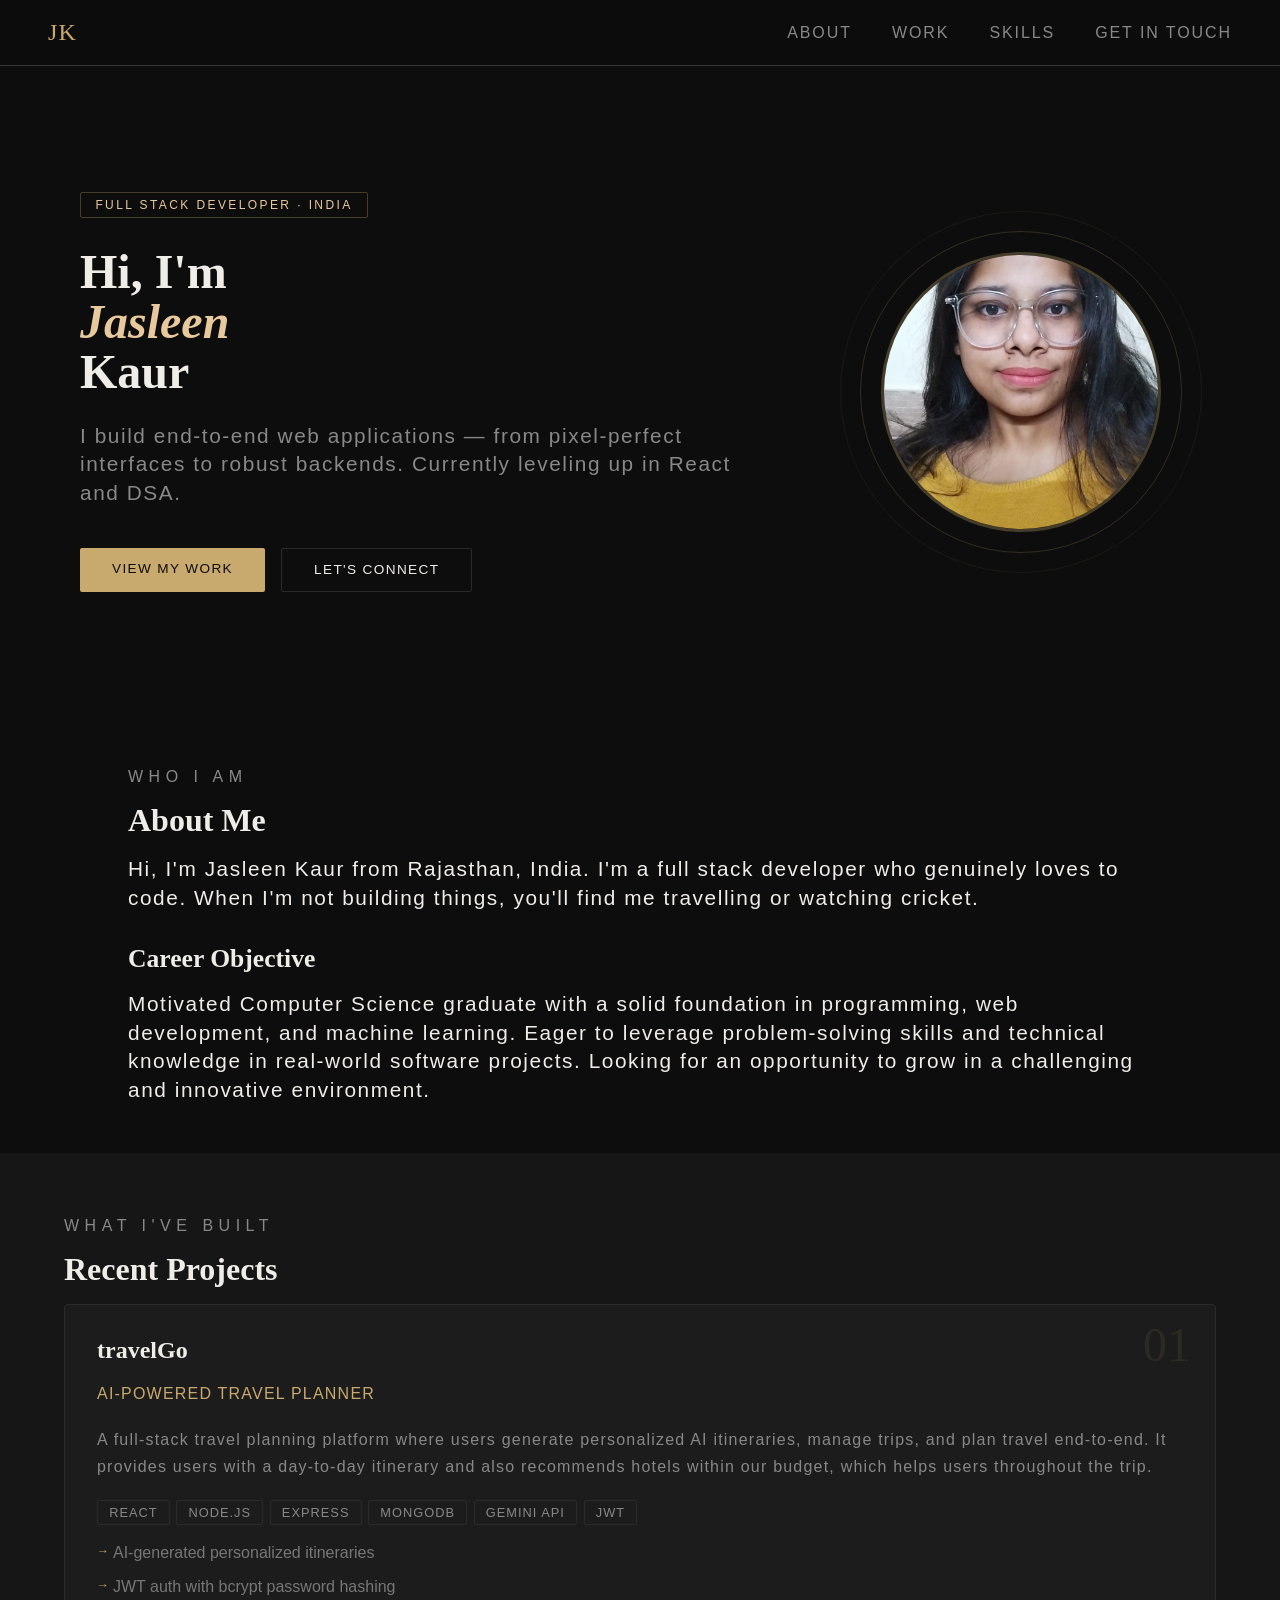
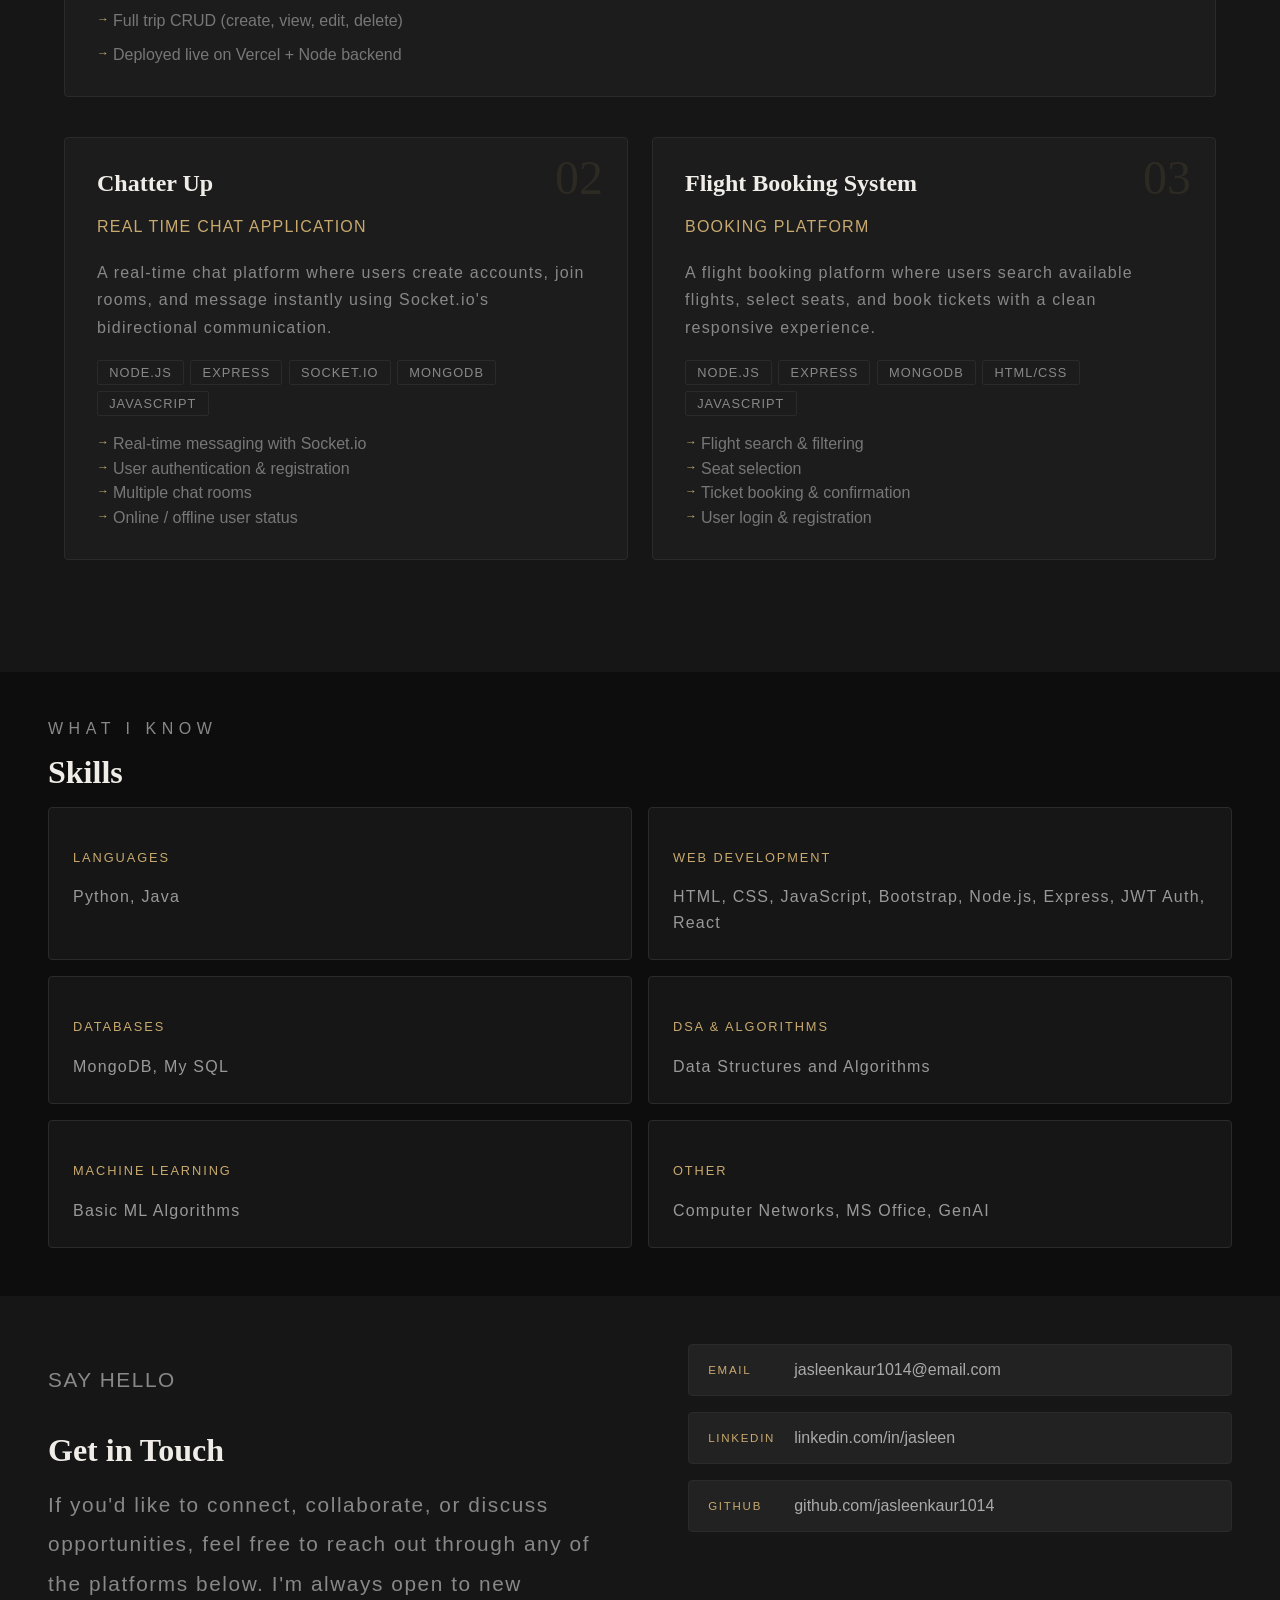
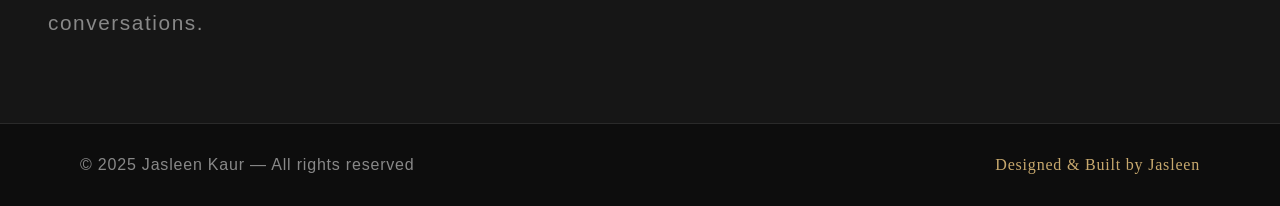
<file: index.html>
<!doctype html>
<html lang="en">
  <head>
    <meta charset="UTF-8" />
    <meta name="viewport" content="width=device-width, initial-scale=1.0" />
    <title>Personal Portfolio</title>
    <link rel="stylesheet" href="styles.css" />
  </head>
  <body>
    <nav>
      <div class="nav-logo">JK</div>
      <ul class="nav-links">
        <li><a href="#sec-2">About</a></li>
        <li><a href="#work">Work</a></li>
        <li><a href="#skills">Skills</a></li>
        <li><a href="#getInTouch" class="nav-cta">Get in Touch</a></li>
      </ul>
    </nav>

    <!-- HERO -->
    <section id="head">
      <div class="hero-text fade-in">
        <span class="hero-tag">Full Stack Developer · India</span>
        <h1>Hi, I'm<br /><em>Jasleen</em><br />Kaur</h1>
        <p>
          I build end-to-end web applications — from pixel-perfect interfaces to
          robust backends. Currently leveling up in React and DSA.
        </p>
        <div class="hero-btns">
          <a href="#work" class="btn-primary">View My Work</a>
          <a href="#getInTouch" class="btn-secondary">Let's Connect</a>
        </div>
      </div>
      <div class="hero-image fade-in">
        <img src="profile2.jpeg" alt="Jasleen Kaur" />
      </div>
    </section>

    <div class="divider"></div>

    <!-- ABOUT -->
    <section id="sec-2">
      <div class="fade-in">
        <small class="section-label">Who I Am</small>
        <h2 class="section-title" id="about">About Me</h2>
        <p>
          Hi, I'm Jasleen Kaur from Rajasthan, India. I'm a full stack developer
          who genuinely loves to code. When I'm not building things, you'll find
          me travelling or watching cricket.
        </p>

        <h2
          class="section-title"
          id="obj"
          style="font-size: 1.6rem; margin-top: 2rem"
        >
          Career Objective
        </h2>
        <p>
          Motivated Computer Science graduate with a solid foundation in
          programming, web development, and machine learning. Eager to leverage
          problem-solving skills and technical knowledge in real-world software
          projects. Looking for an opportunity to grow in a challenging and
          innovative environment.
        </p>
      </div>
    </section>

    <div class="divider"></div>

    <!-- WORK -->
    <section id="work">
      <small class="section-label">What I've Built</small>
      <h2 class="section-title">Recent Projects</h2>

      <div class="projects-grid">
        <div class="project-card fade-in" style="grid-column: 1 / -1">
          <div class="project-number">01</div>
          <h3>travelGo</h3>
          <p class="project-duration">AI-Powered Travel Planner</p>
          <p>
            A full-stack travel planning platform where users generate
            personalized AI itineraries, manage trips, and plan travel
            end-to-end. It provides users with a day-to-day itinerary and also recommends hotels within our budget, which helps users throughout the trip.
          </p>
          <div class="tech-tags">
            <span class="tag">React</span>
            <span class="tag">Node.js</span>
            <span class="tag">Express</span>
            <span class="tag">MongoDB</span>
            <span class="tag">Gemini API</span>
            <span class="tag">JWT</span>
          </div>
          <ul class="project-features" style="columns: 2; gap: 1rem">
            <li>AI-generated personalized itineraries</li>
            <li>JWT auth with bcrypt password hashing</li>
            <li>Full trip CRUD (create, view, edit, delete)</li>
            <li>Deployed live on Vercel + Node backend</li>
          </ul>
        </div>

        <div class="project-card fade-in">
          <div class="project-number">02</div>
          <h3>Chatter Up</h3>
          <p class="project-duration">Real Time Chat Application</p>
          <p>
            A real-time chat platform where users create accounts, join rooms,
            and message instantly using Socket.io's bidirectional communication.
          </p>
          <div class="tech-tags">
            <span class="tag">Node.js</span>
            <span class="tag">Express</span>
            <span class="tag">Socket.io</span>
            <span class="tag">MongoDB</span>
            <span class="tag">JavaScript</span>
          </div>
          <ul class="project-features">
            <li>Real-time messaging with Socket.io</li>
            <li>User authentication & registration</li>
            <li>Multiple chat rooms</li>
            <li>Online / offline user status</li>
          </ul>
        </div>

        <div class="project-card fade-in">
          <div class="project-number">03</div>
          <h3>Flight Booking System</h3>
          <p class="project-duration">Booking Platform</p>
          <p>
            A flight booking platform where users search available flights,
            select seats, and book tickets with a clean responsive experience.
          </p>
          <div class="tech-tags">
            <span class="tag">Node.js</span>
            <span class="tag">Express</span>
            <span class="tag">MongoDB</span>
            <span class="tag">HTML/CSS</span>
            <span class="tag">JavaScript</span>
          </div>
          <ul class="project-features">
            <li>Flight search & filtering</li>
            <li>Seat selection</li>
            <li>Ticket booking & confirmation</li>
            <li>User login & registration</li>
          </ul>
        </div>
      </div>
    </section>

    <div class="divider"></div>

    <!-- SKILLS -->
    <section id="skills">
      <p class="section-label">What I Know</p>
      <h2 class="section-title">Skills</h2>

      <div class="skills-grid">
        <div class="skill-item fade-in">
          <p class="skill-cat">Languages</p>
          <p>Python, Java</p>
        </div>
        <div class="skill-item fade-in">
          <p class="skill-cat">Web Development</p>
          <p>
            HTML, CSS, JavaScript, Bootstrap, Node.js, Express, JWT Auth, React
          </p>
        </div>
        <div class="skill-item fade-in">
          <p class="skill-cat">Databases</p>
          <p>MongoDB, My SQL</p>
        </div>
        <div class="skill-item fade-in">
          <p class="skill-cat">DSA & Algorithms</p>
          <p>Data Structures and Algorithms</p>
        </div>
        <div class="skill-item fade-in">
          <p class="skill-cat">Machine Learning</p>
          <p>Basic ML Algorithms</p>
        </div>
        <div class="skill-item fade-in">
          <p class="skill-cat">Other</p>
          <p>Computer Networks, MS Office, GenAI</p>
        </div>
      </div>
    </section>

    <div class="divider"></div>

    <!-- CONTACT -->
    <section id="getInTouch">
      <div class="contact-inner">
        <div class="contact-info fade-in">
          <p class="section-label">Say Hello</p>
          <h2 class="section-title">Get in Touch</h2>
          <p>
            If you'd like to connect, collaborate, or discuss opportunities,
            feel free to reach out through any of the platforms below. I'm
            always open to new conversations.
          </p>
        </div>
        <div class="fade-in">
          <ul class="contact-links">
            <li>
              <span>Email</span>
              <a href="mailto: jasleenkaur1014@gmail.com"
                >jasleenkaur1014@email.com</a
              >
            </li>
            <li>
              <span>LinkedIn</span>
              <a href="https://www.linkedin.com/in/jasleen-kaur-3470192ab"
                >linkedin.com/in/jasleen</a
              >
            </li>
            <li>
              <span>GitHub</span>
              <a href="https://github.com/jasleenkaur1014" target="_blank"
                >github.com/jasleenkaur1014</a
              >
            </li>
          </ul>
        </div>
      </div>
    </section>

    <!-- FOOTER -->
    <footer>
      <p>&copy; 2025 Jasleen Kaur — All rights reserved</p>
      <p class="footer-accent">Designed & Built by Jasleen</p>
    </footer>
  </body>
</html>
</file>
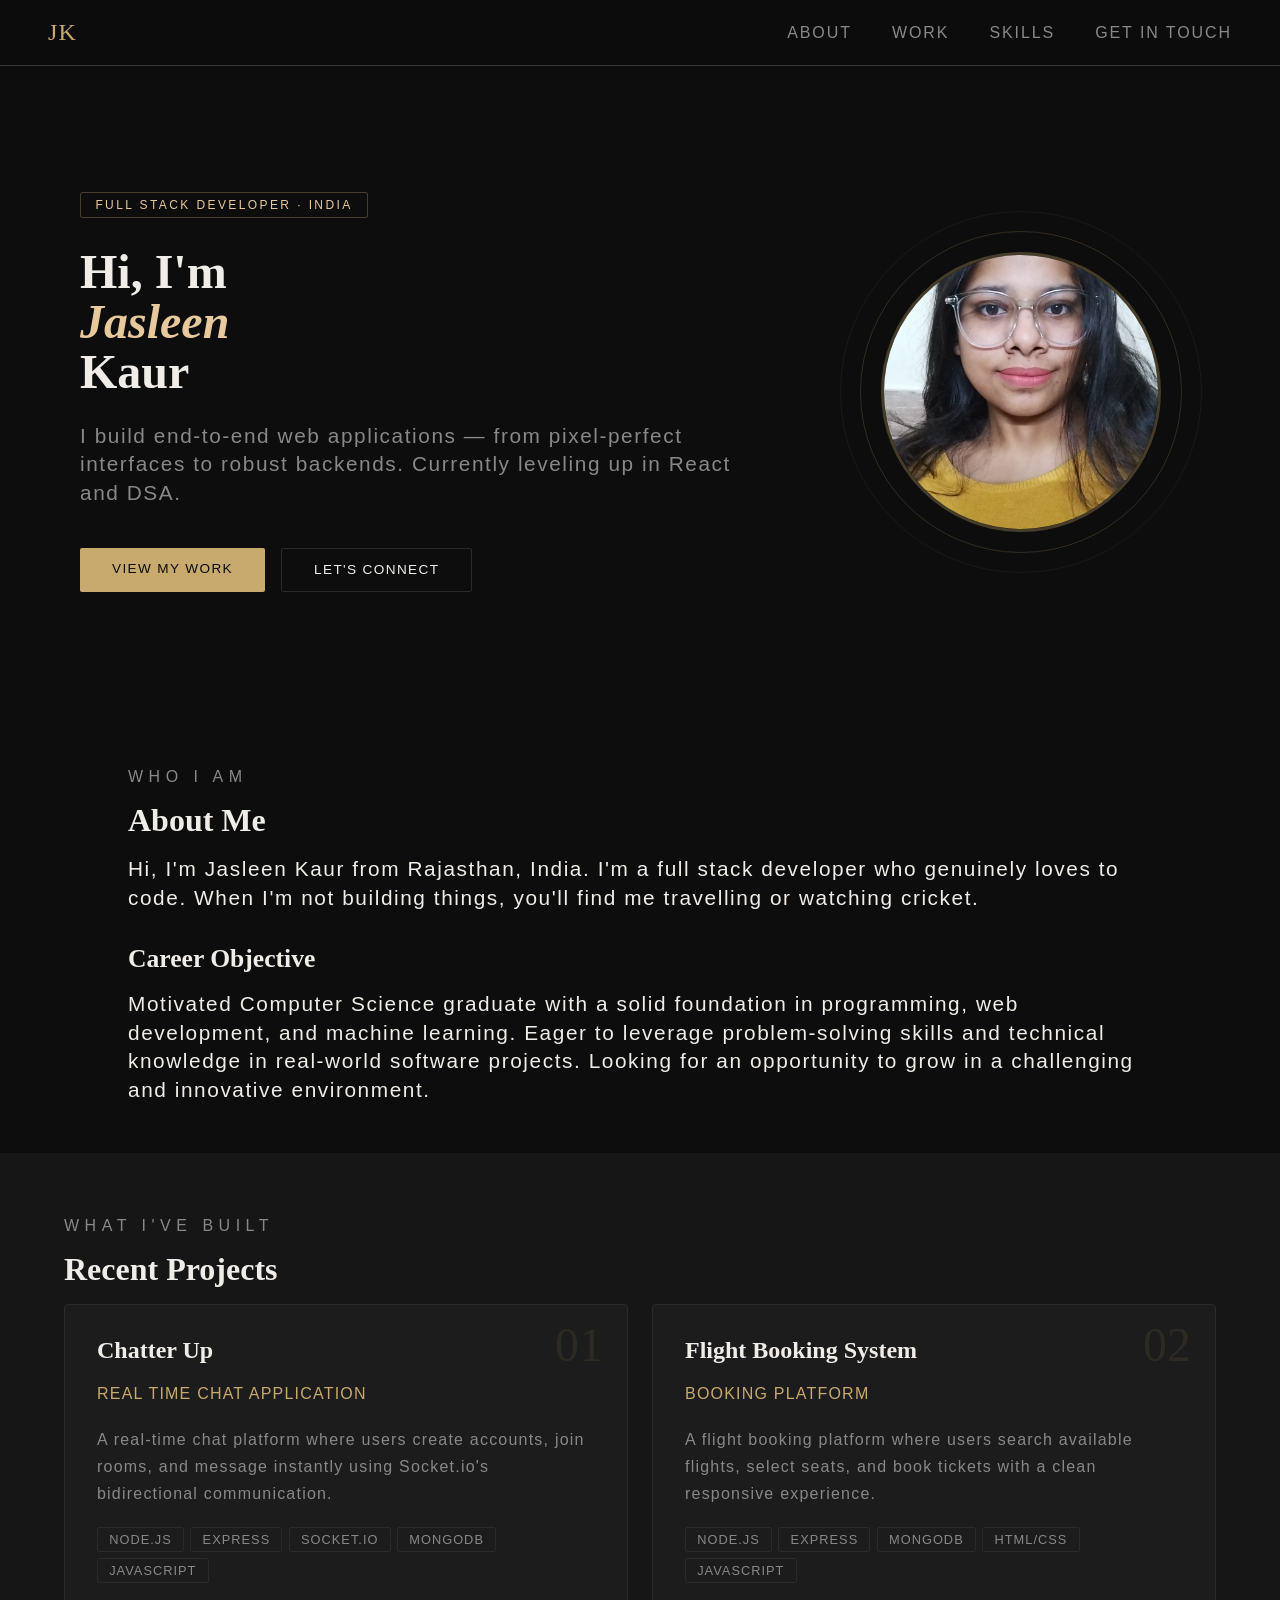
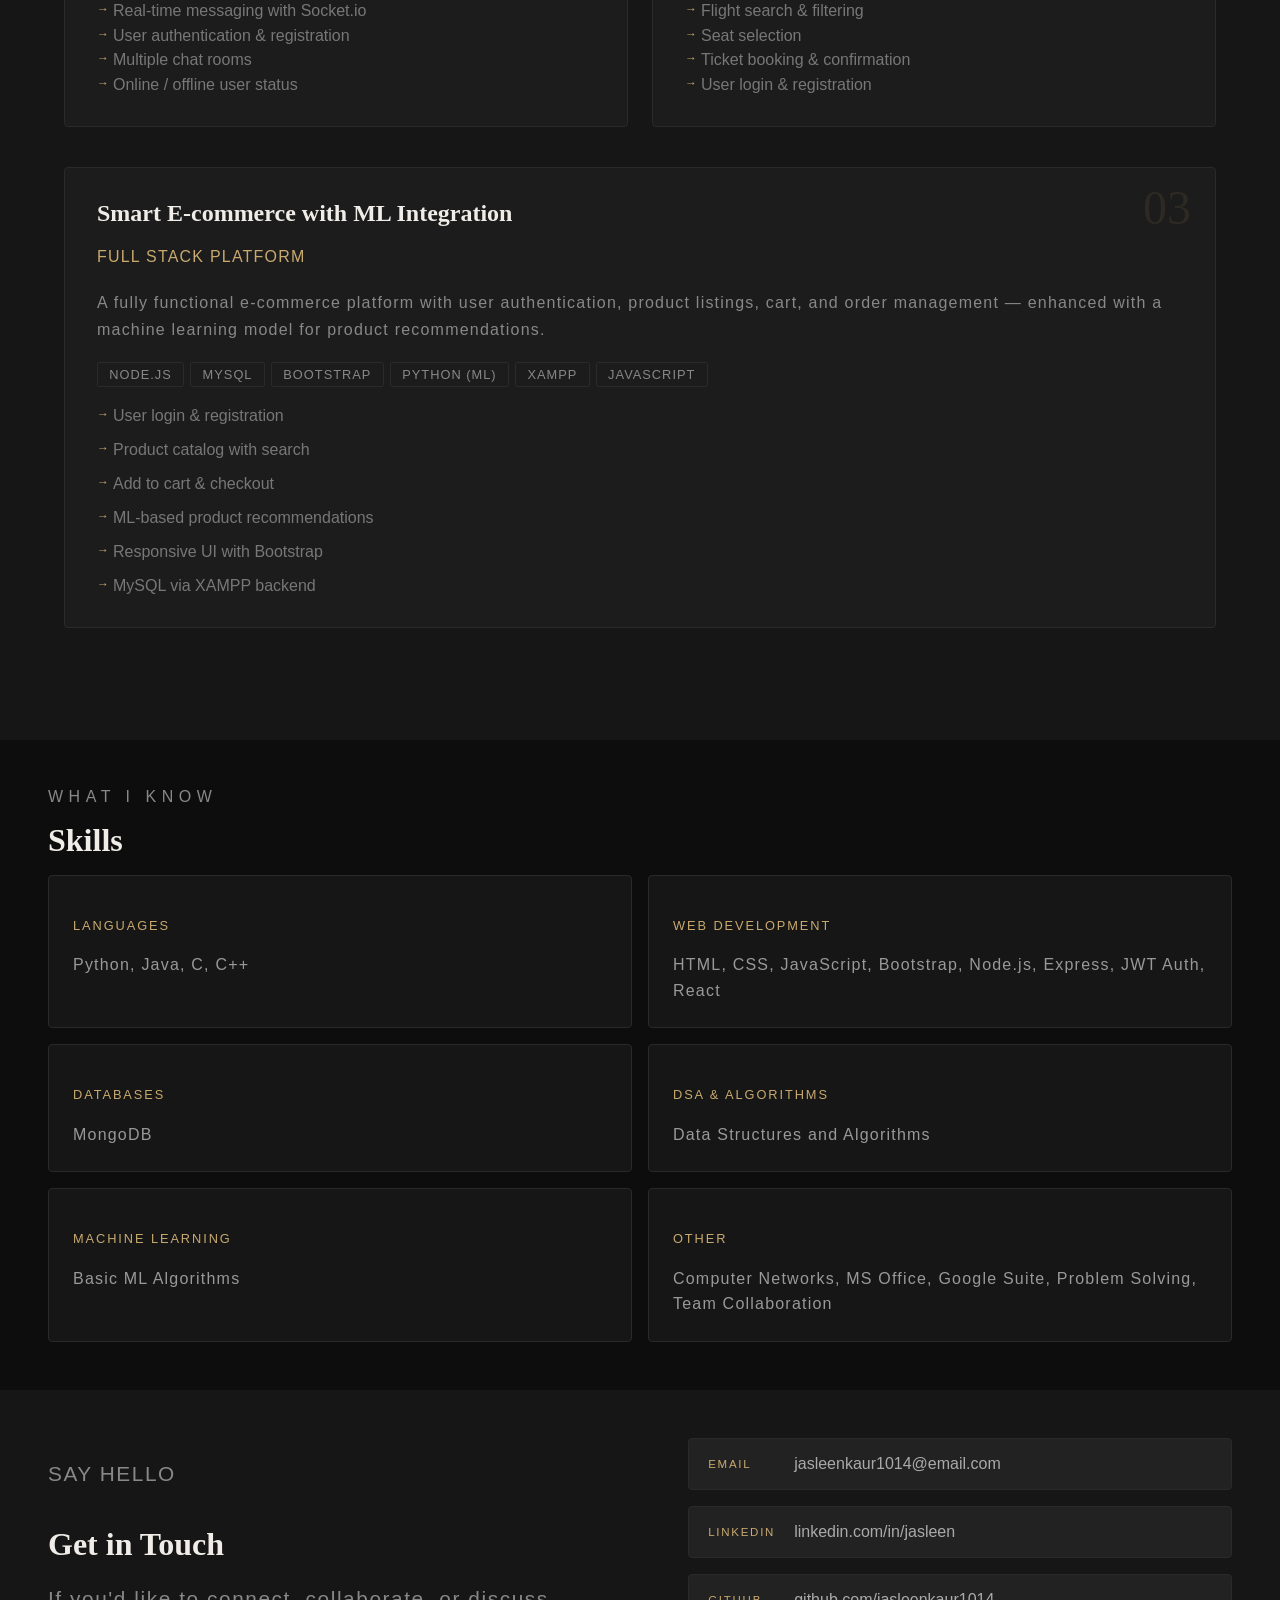
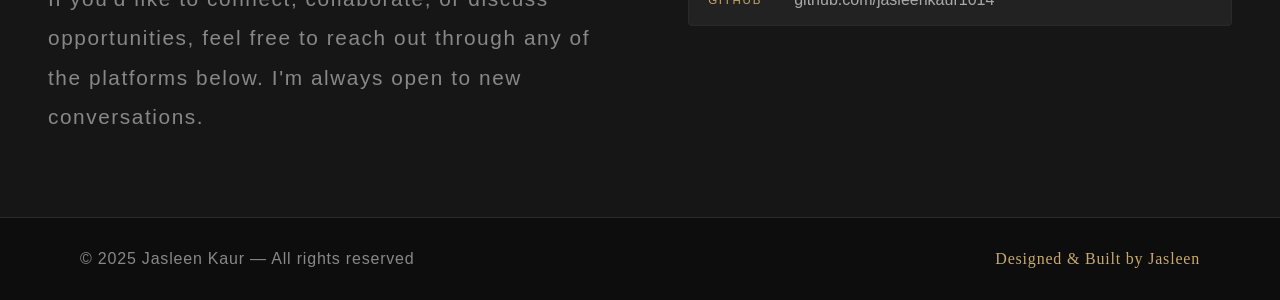
<file: HtmlCss1.html>
<!doctype html>
<html lang="en">
  <head>
    <meta charset="UTF-8" />
    <meta name="viewport" content="width=device-width, initial-scale=1.0" />
    <title>Personal Portfolio</title>
    <link rel="stylesheet" href="styles.css" />
  </head>
  <body>
    <nav>
      <div class="nav-logo">JK</div>
      <ul class="nav-links">
        <li><a href="#sec-2">About</a></li>
        <li><a href="#work">Work</a></li>
        <li><a href="#skills">Skills</a></li>
        <li><a href="#getInTouch" class="nav-cta">Get in Touch</a></li>
      </ul>
    </nav>

    <!-- HERO -->
    <section id="head">
      <div class="hero-text fade-in">
        <span class="hero-tag">Full Stack Developer · India</span>
        <h1>Hi, I'm<br /><em>Jasleen</em><br />Kaur</h1>
        <p>
          I build end-to-end web applications — from pixel-perfect interfaces to
          robust backends. Currently leveling up in React and DSA.
        </p>
        <div class="hero-btns">
          <a href="#work" class="btn-primary">View My Work</a>
          <a href="#getInTouch" class="btn-secondary">Let's Connect</a>
        </div>
      </div>
      <div class="hero-image fade-in">
        <img src="profile2.jpeg" alt="Jasleen Kaur" />
      </div>
    </section>

    <div class="divider"></div>

    <!-- ABOUT -->
    <section id="sec-2">
      <div class="fade-in">
        <small class="section-label">Who I Am</small>
        <h2 class="section-title" id="about">About Me</h2>
        <p>
          Hi, I'm Jasleen Kaur from Rajasthan, India. I'm a full stack developer
          who genuinely loves to code. When I'm not building things, you'll find
          me travelling or watching cricket.
        </p>

        <h2
          class="section-title"
          id="obj"
          style="font-size: 1.6rem; margin-top: 2rem"
        >
          Career Objective
        </h2>
        <p>
          Motivated Computer Science graduate with a solid foundation in
          programming, web development, and machine learning. Eager to leverage
          problem-solving skills and technical knowledge in real-world software
          projects. Looking for an opportunity to grow in a challenging and
          innovative environment.
        </p>
      </div>
    </section>

    <div class="divider"></div>

    <!-- WORK -->
    <section id="work">
      <small class="section-label">What I've Built</small>
      <h2 class="section-title">Recent Projects</h2>

      <div class="projects-grid">
        <div class="project-card fade-in">
          <div class="project-number">01</div>
          <h3>Chatter Up</h3>
          <p class="project-duration">Real Time Chat Application</p>
          <p>
            A real-time chat platform where users create accounts, join rooms,
            and message instantly using Socket.io's bidirectional communication.
          </p>
          <div class="tech-tags">
            <span class="tag">Node.js</span>
            <span class="tag">Express</span>
            <span class="tag">Socket.io</span>
            <span class="tag">MongoDB</span>
            <span class="tag">JavaScript</span>
          </div>
          <ul class="project-features">
            <li>Real-time messaging with Socket.io</li>
            <li>User authentication & registration</li>
            <li>Multiple chat rooms</li>
            <li>Online / offline user status</li>
          </ul>
        </div>

        <div class="project-card fade-in">
          <div class="project-number">02</div>
          <h3>Flight Booking System</h3>
          <p class="project-duration">Booking Platform</p>
          <p>
            A flight booking platform where users search available flights,
            select seats, and book tickets with a clean responsive experience.
          </p>
          <div class="tech-tags">
            <span class="tag">Node.js</span>
            <span class="tag">Express</span>
            <span class="tag">MongoDB</span>
            <span class="tag">HTML/CSS</span>
            <span class="tag">JavaScript</span>
          </div>
          <ul class="project-features">
            <li>Flight search & filtering</li>
            <li>Seat selection</li>
            <li>Ticket booking & confirmation</li>
            <li>User login & registration</li>
          </ul>
        </div>

        <div class="project-card fade-in" style="grid-column: 1 / -1">
          <div class="project-number">03</div>
          <h3>Smart E-commerce with ML Integration</h3>
          <p class="project-duration">Full Stack Platform</p>
          <p>
            A fully functional e-commerce platform with user authentication,
            product listings, cart, and order management — enhanced with a
            machine learning model for product recommendations.
          </p>
          <div class="tech-tags">
            <span class="tag">Node.js</span>
            <span class="tag">MySQL</span>
            <span class="tag">Bootstrap</span>
            <span class="tag">Python (ML)</span>
            <span class="tag">XAMPP</span>
            <span class="tag">JavaScript</span>
          </div>
          <ul class="project-features" style="columns: 2; gap: 1rem">
            <li>User login & registration</li>
            <li>Product catalog with search</li>
            <li>Add to cart & checkout</li>
            <li>ML-based product recommendations</li>
            <li>Responsive UI with Bootstrap</li>
            <li>MySQL via XAMPP backend</li>
          </ul>
        </div>
      </div>
    </section>

    <div class="divider"></div>

    <!-- SKILLS -->
    <section id="skills">
      <p class="section-label">What I Know</p>
      <h2 class="section-title">Skills</h2>

      <div class="skills-grid">
        <div class="skill-item fade-in">
          <p class="skill-cat">Languages</p>
          <p>Python, Java, C, C++</p>
        </div>
        <div class="skill-item fade-in">
          <p class="skill-cat">Web Development</p>
          <p>
            HTML, CSS, JavaScript, Bootstrap, Node.js, Express, JWT Auth, React
          </p>
        </div>
        <div class="skill-item fade-in">
          <p class="skill-cat">Databases</p>
          <p>MongoDB</p>
        </div>
        <div class="skill-item fade-in">
          <p class="skill-cat">DSA & Algorithms</p>
          <p>Data Structures and Algorithms</p>
        </div>
        <div class="skill-item fade-in">
          <p class="skill-cat">Machine Learning</p>
          <p>Basic ML Algorithms</p>
        </div>
        <div class="skill-item fade-in">
          <p class="skill-cat">Other</p>
          <p>
            Computer Networks, MS Office, Google Suite, Problem Solving, Team
            Collaboration
          </p>
        </div>
      </div>
    </section>

    <div class="divider"></div>

    <!-- CONTACT -->
    <section id="getInTouch">
      <div class="contact-inner">
        <div class="contact-info fade-in">
          <p class="section-label">Say Hello</p>
          <h2 class="section-title">Get in Touch</h2>
          <p>
            If you'd like to connect, collaborate, or discuss opportunities,
            feel free to reach out through any of the platforms below. I'm
            always open to new conversations.
          </p>
        </div>
        <div class="fade-in">
          <ul class="contact-links">
            <li>
              <span>Email</span>
              <a href="mailto: jasleenkaur1014@gmail.com"
                >jasleenkaur1014@email.com</a
              >
            </li>
            <li>
              <span>LinkedIn</span>
              <a href="https://www.linkedin.com/in/jasleen-kaur-3470192ab">linkedin.com/in/jasleen</a>
            </li>
            <li>
              <span>GitHub</span>
              <a href="https://github.com/jasleenkaur1014" target="_blank"
                >github.com/jasleenkaur1014</a
              >
            </li>
          </ul>
        </div>
      </div>
    </section>

    <!-- FOOTER -->
    <footer>
      <p>&copy; 2025 Jasleen Kaur — All rights reserved</p>
      <p class="footer-accent">Designed & Built by Jasleen</p>
    </footer>
  </body>
</html>
</file>
<file: styles.css>
* {
  margin: 0;
  padding: 0;
  box-sizing: border-box;
}
html {
  scroll-behavior: smooth;
}
body {
  background: #0d0d0d;
  color: #f0ede8;
  font-family: "Segoe UI", Tahoma, Geneva, Verdana, sans-serif;
  font-weight: 300;
  overflow-x: hidden;
}

/* nav */
nav {
  position: fixed;
  top: 0;
  left: 0;
  right: 0;
  z-index: 100;
  display: flex;
  justify-content: space-between;
  align-items: center;
  padding: 1.2rem 3rem;
  background: rgba(13, 13, 13, 0.85);
  backdrop-filter: blur(12px);
  border-bottom: 1px solid #373636;
}
.nav-logo {
  font-family: "Playfair Display", serif;
  font-size: 1.5rem;
  color: #c8a96e;
  letter-spacing: 0.05em;
}
.nav-links {
  display: flex;
  gap: 2.5rem;
  list-style: none;
}

.nav-links a {
  color: #888;
  text-decoration: none;
  font-size: 1rem;
  letter-spacing: 0.12em;
  text-transform: uppercase;
  transition: color 0.3s;
  font-weight: 400;
}

.nav-links a:hover {
  color: #c8a96e;
}

/* hero */
#head {
  min-height: 80vh;
  display: grid;
  grid-template-columns: 2fr 1fr;
  align-items: center;
  padding: 8rem 5rem 4rem;
  position: relative;
  gap: 3rem;
}

.hero-image {
  display: flex;
  justify-content: center;
  align-items: center;
  position: relative;
}
.hero-image::before {
  content: "";
  position: absolute;
  width: 320px;
  height: 320px;
  border: 1px solid rgba(200, 169, 110, 0.2);
  border-radius: 50%;
  animation: pulse 4s ease-in-out infinite;
}

.hero-image::after {
  content: "";
  position: absolute;
  width: 360px;
  height: 360px;
  border: 1px solid rgba(200, 169, 110, 0.08);
  border-radius: 50%;
  animation: pulse 4s ease-in-out infinite 0.5s;
}

@keyframes pulse {
  0%,
  100% {
    transform: scale(1);
    opacity: 1;
  }
  50% {
    transform: scale(1.05);
    opacity: 0.5;
  }
}

.hero-image img {
  width: 280px;
  height: 280px;
  border-radius: 50%;
  object-fit: cover;
  border: 3px solid rgba(200, 169, 110, 0.3);
  position: relative;
  z-index: 1;
}

.hero-text {
  width: 100%;
  position: relative;
  z-index: 1;
}

.hero-tag {
  display: inline-block;
  font-size: 0.75rem;
  letter-spacing: 0.2em;
  text-transform: uppercase;
  color: #e8c99e;
  border: 1px solid rgba(200, 169, 110, 0.3);
  padding: 0.3rem 0.9rem;
  border-radius: 2px;
  margin-bottom: 1.8rem;
}

.hero-text h1 {
  font-family: "Playfair Display", serif;
  font-size: 3rem;
  line-height: 1.05;
  font-weight: 700;
  margin-bottom: 1.5rem;
}

.hero-text h1 em {
  font-style: italic;
  color: #e8c99e;
}

.hero-text p {
  font-size: 1.3rem;
  color: #888;
  line-height: 1.8;
  max-width: 680px;
  margin-bottom: 2.5rem;
}

.hero-btns {
  display: flex;
  gap: 1rem;
}

.btn-primary {
  background: #c8a96e;
  color: #0d0d0d;
  padding: 0.85rem 2rem;
  border-radius: 2px;
  text-decoration: none;
  font-size: 0.85rem;
  letter-spacing: 0.1em;
  text-transform: uppercase;
  font-weight: 500;
  transition:
    background 0.3s,
    transform 0.2s;
}

.btn-primary:hover {
  background: #e8c99e;
  transform: translateY(-2px);
}

.btn-secondary {
  border: 1px solid #2a2a2a;
  color: #f0ede8;
  padding: 0.85rem 2rem;
  border-radius: 2px;
  text-decoration: none;
  font-size: 0.85rem;
  letter-spacing: 0.1em;
  text-transform: uppercase;
  transition:
    border-color 0.3s,
    transform 0.2s;
}

.btn-secondary:hover {
  border-color: #c8a96e;
  transform: translateY(-2px);
}

#sec-2 {
  max-width: 80%;
  margin: 0 auto;
  margin-top: 3rem;
}

.section-title {
  margin-top: 1rem;
  font-family: "Times New Roman", Times, serif;
  font-size: 2rem;
}
.fade-in p {
  margin-top: 1rem;
  font-size: 1.3rem;
  line-height: 2cap;
  letter-spacing: 0.11cap;
}
.section-label {
  color: #888;
  font-size: 1rem;
  font-weight: 400;
  letter-spacing: 0.5cap;
  text-transform: uppercase;
}

#work {
  margin-top: 3rem;
  background: #161616;
  padding: 4rem;
}

.projects-grid {
  display: grid;
  grid-template-columns: 1fr 1fr;
  gap: 1.5rem;
  margin-bottom: 3rem;
}

.project-card {
  background: #1c1c1c;
  border: 1px solid #2a2a2a;
  border-radius: 4px;
  padding: 2rem;
  transition:
    border-color 0.3s,
    transform 0.3s;
  position: relative;
  margin-top: 1rem;
  overflow: hidden;
}

.project-card::before {
  content: "";
  position: absolute;
  top: 0;
  left: 0;
  right: 0;
  height: 2px;
  background: linear-gradient(to right, #c8a96e, transparent);
  opacity: 0;
  transition: opacity 0.3s;
}

.project-card:hover {
  border-color: rgba(200, 169, 110, 0.3);
  transform: translateY(-4px);
}

.project-card:hover::before {
  opacity: 1;
}

.project-number {
  font-family: "Playfair Display", serif;
  font-size: 3rem;
  color: rgba(200, 169, 110, 0.1);
  position: absolute;
  top: 1rem;
  right: 1.5rem;
  line-height: 1;
}

.project-card h3 {
  font-family: "Playfair Display", serif;
  font-size: 1.5rem;
  margin-bottom: 0.5rem;
  color: #f0ede8;
}

.project-card p {
  color: #888;
  font-size: 1rem;
  line-height: 1.7;
  margin-bottom: 1.2rem;
}

.project-duration {
  font-size: 0.8rem;
  color: #c8a96e !important;
  letter-spacing: 0.1em;
  text-transform: uppercase;
  margin-bottom: 1rem;
}

.tech-tags {
  display: flex;
  flex-wrap: wrap;
  gap: 0.4rem;
  margin-bottom: 1.2rem;
}

.tag {
  font-size: 0.8rem;
  letter-spacing: 0.08em;
  padding: 0.25rem 0.7rem;
  border: 1px solid #2a2a2a;
  border-radius: 2px;
  color: #888;
  text-transform: uppercase;
}

.project-features {
  list-style: none;
  display: flex;
  flex-direction: column;
  gap: 0.4rem;
}

.project-features li {
  font-size: 1rem;
  color: #777;
  padding-left: 1rem;
  position: relative;
}

.project-features li::before {
  content: "→";
  position: absolute;
  left: 0;
  color: #c8a96e;
  font-size: 0.75rem;
}

/* ── SKILLS ── */

#skills {
  padding: 3rem;
}

.skills-grid {
  display: grid;
  margin-top: 1rem;
  grid-template-columns: repeat(2, 1fr);
  gap: 1rem;
}

.skill-item {
  background: #161616;
  border: 1px solid #2a2a2a;
  border-radius: 4px;
  padding: 1.5rem;
  transition: border-color 0.3s;
}

.skill-item:hover {
  border-color: rgba(200, 169, 110, 0.3);
}

.skill-item .skill-cat {
  font-size: 0.8em;
  letter-spacing: 0.15em;
  text-transform: uppercase;
  color: #c8a96e;
  margin-bottom: 0.6rem;
}

.skill-item p {
  color: #999;
  font-size: 1rem;
  line-height: 1.6;
}

/* ── CONTACT ── */
#getInTouch {
  background: #161616;
  padding: 3rem;
}

.contact-inner {
  display: grid;
  grid-template-columns: 1fr 1fr;
  gap: 6rem;
  align-items: start;
}

.contact-info p {
  color: #888;
  line-height: 1.9;
  margin-bottom: 2rem;
}

.contact-links {
  list-style: none;
  display: flex;
  flex-direction: column;
  gap: 1rem;
}

.contact-links li {
  display: flex;
  align-items: center;
  gap: 1rem;
  padding: 1rem 1.2rem;
  background: #232222;
  border: 1px solid #2a2a2a;
  border-radius: 4px;
  transition: border-color 0.3s;
}

.contact-links li:hover {
  border-color: rgba(200, 169, 110, 0.3);
}

.contact-links span {
  font-size: 0.72rem;
  letter-spacing: 0.15em;
  text-transform: uppercase;
  color: #c8a96e;
  min-width: 70px;
}

.contact-links a,
.contact-links p {
  color: #aaa;
  text-decoration: none;
  font-size: 1rem;
  transition: color 0.3s;
  margin: 0;
}

.contact-links a:hover {
  color: #c8a96e;
}

/* ── FOOTER ── */
footer {
  padding: 2rem 5rem;
  display: flex;
  justify-content: space-between;
  align-items: center;
  border-top: 1px solid #2a2a2a;
}

footer p {
  color: #888;
  font-size: 1rem;
  letter-spacing: 0.05em;
}

.footer-accent {
  font-family: "Playfair Display", serif;
  color: #c8a96e;
  font-size: 1rem;
}

@media (max-width: 742px) {
  .screenshots {
    grid-template-columns: 1fr;
  }
  #head {
    grid-template-columns: 1fr;
    padding: 7rem 2rem 4rem;
    text-align: center;
  }
  .hero-btns {
    justify-content: center;
  }

  #sec-2 {
    grid-template-columns: 1fr;
    gap: 2rem;
    padding: 4rem 2rem;
  }
  .about-image {
    display: none;
  }
  #work {
    padding: 4rem 2rem;
  }
  .projects-grid {
    grid-template-columns: 1fr;
  }
  .screenshots {
    grid-template-columns: 1fr 1fr;
  }
  #skills {
    padding: 4rem 2rem;
  }
  .skills-grid {
    grid-template-columns: 1fr;
  }
  #getInTouch {
    padding: 4rem 2rem;
  }
  .contact-inner {
    grid-template-columns: 1fr;
    gap: 2rem;
  }
  footer {
    flex-direction: column;
    gap: 0.5rem;
    text-align: center;
    padding: 2rem;
  }
  section {
    padding: 4rem 2rem;
  }
}

@media (max-width: 550px) {
  .nav-links {
    display: none;
  }
}
</file>
